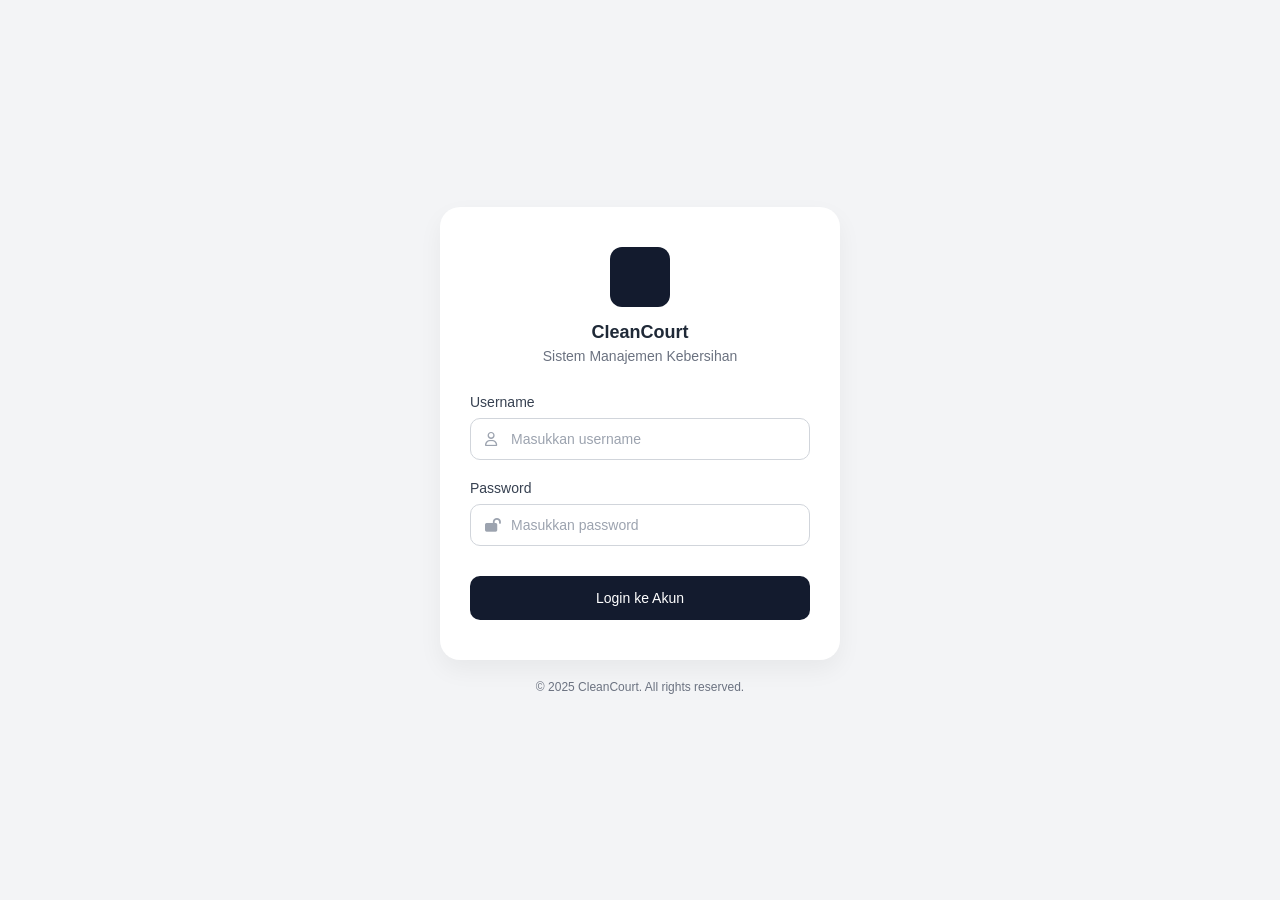
<file: index.html>
<!DOCTYPE html>
<html lang="id">
<head>
    <meta charset="UTF-8">
    <meta name="viewport" content="width=device-width, initial-scale=1.0">
    <title>CleanCourt Login</title>
    <link rel="stylesheet" href="https://cdnjs.cloudflare.com/ajax/libs/font-awesome/6.4.0/css/all.min.css">
    <link rel="stylesheet" href="css/login.css">
</head>
<body>

    <div class="login-card">
        <div class="logo-box">
            <i class="fa-solid fa-sparkles"></i> </div>
        
        <h2>CleanCourt</h2>
        <p class="subtitle">Sistem Manajemen Kebersihan</p>

        <form id="loginForm">
            <div class="form-group">
                <label for="username">Username</label>
                <div class="input-wrapper">
                    <i class="fa-regular fa-user"></i>
                    <input type="text" id="username" placeholder="Masukkan username" required>
                </div>
            </div>

            <div class="form-group">
                <label for="password">Password</label>
                <div class="input-wrapper">
                    <i class="fa-solid fa-lock-open"></i> <input type="password" id="password" placeholder="Masukkan password" required>
                </div>
            </div>

            <button type="submit" class="btn-login">Login ke Akun</button>
        </form>
    </div>

    <div class="footer-text">
        &copy; 2025 CleanCourt. All rights reserved.
    </div>

    <script src="js/login.js"></script>

</body>
</html>
</file>
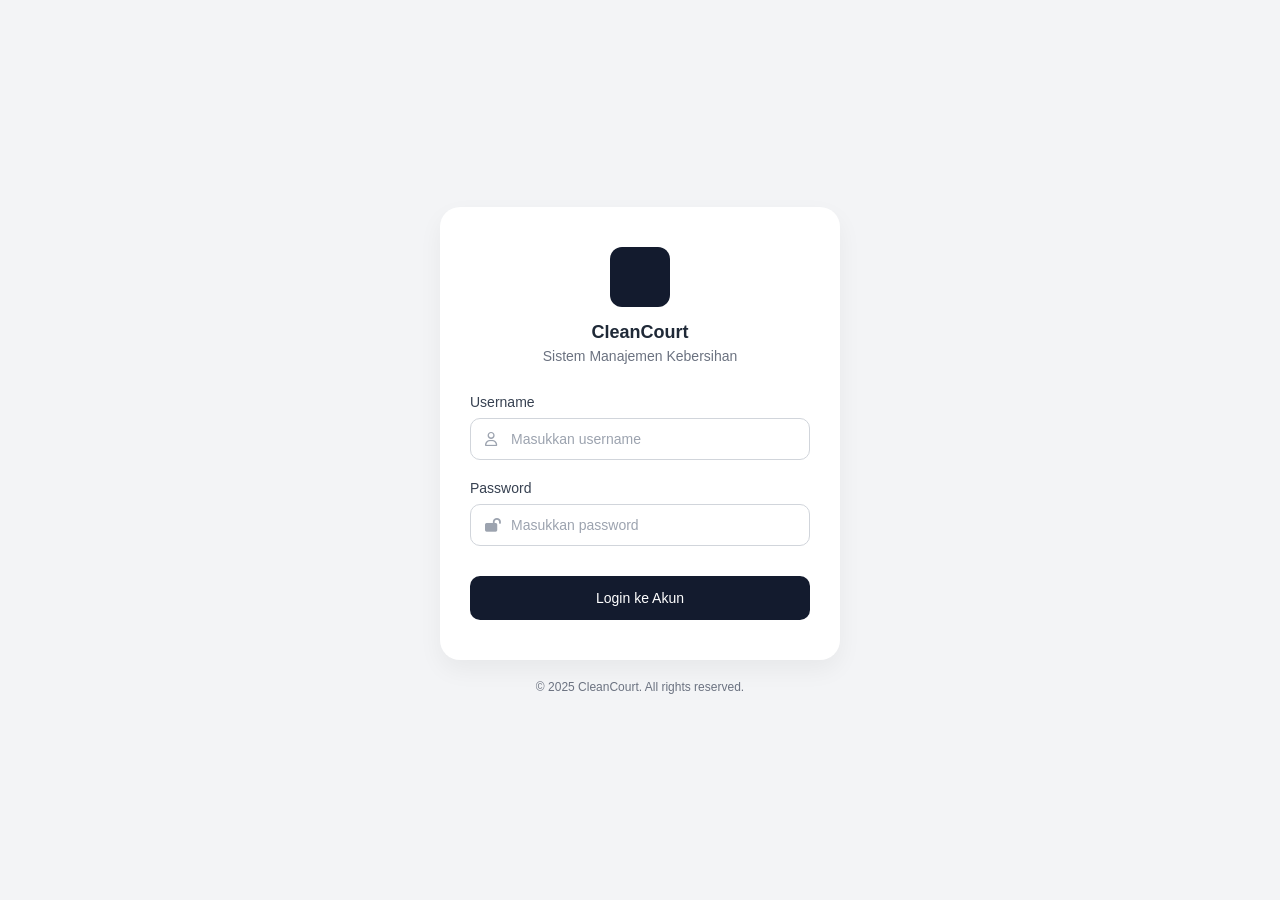
<file: dashboard.html>
<!DOCTYPE html>
<html lang="id">
<head>
    <meta charset="UTF-8">
    <meta name="viewport" content="width=device-width, initial-scale=1.0">
    <title>CleanCourt Dashboard</title>
    <link rel="stylesheet" href="https://cdnjs.cloudflare.com/ajax/libs/font-awesome/6.4.0/css/all.min.css">
    <link rel="stylesheet" href="css/dashboard.css">
</head>
<body>
    <header class="header">
        <div class="top-bar">
            <div class="user-info">
                <h1><i class="fa-solid fa-sparkles" style="color: #fbbf24;"></i> CleanCourt</h1>
                <p>Halo, <span id="username-display">Pengguna</span> 👋</p>
            </div>
            <div class="header-icons">
                <button class="icon-btn">
                    <i class="fa-regular fa-bell"></i>
                    <span class="badge-dot">2</span>
                </button>
                <button class="icon-btn" onclick="logout()">
                    <i class="fa-solid fa-arrow-right-from-bracket"></i>
                </button>
            </div>
        </div>

        <div class="status-cards-container">
            <!-- Card Menunggu -->
            <div class="status-card menunggu">
                <div class="status-info">
                    <span class="status-count">4</span>
                    <span class="status-title">Menunggu</span>
                </div>
            </div>

            <!-- Card Dikerjakan -->
            <div class="status-card dikerjakan">
                <div class="status-info">
                    <span class="status-count">0</span>
                    <span class="status-title">Dikerjakan</span>
                </div>
            </div>

            <!-- Card Selesai -->
            <div class="status-card selesai">
                <div class="status-info">
                    <span class="status-count">1</span>
                    <span class="status-title">Selesai</span>
                </div>
            </div>
        </div>

        <div class="progress-box">
            <div class="progress-header">
                <span>Progress Hari Ini</span>
                <span><i class="fa-solid fa-arrow-trend-up"></i> 20%</span>
            </div>
            <div class="progress-bar-bg">
                <div class="progress-bar-fill"></div>
            </div>
        </div>
    </header>

    <main class="main-content">
        <div class="section-header">
            <h2 class="section-title">Daftar Tugas Hari Ini</h2>
            <span class="task-count">5 tugas</span>
        </div>

        <div class="task-card">
            <div class="card-body">
                <div class="icon-box green">
                    <i class="fa-regular fa-circle-check"></i>
                </div>
                <div class="task-info">
                    <h3>Ruang Meeting A</h3>
                    <p class="task-meta">R-301 • Lantai 3</p>
                    <p class="task-desc">Bersihkan meja, kursi, lantai, dan buang sampah.</p>
                </div>
            </div>
            <div class="card-footer">
                <div class="time"><i class="fa-regular fa-clock"></i> 08:00</div>
                <span class="status-pill done"><i class="fa-solid fa-check"></i> Selesai</span>
            </div>
        </div>

        <div class="task-card">
            <div class="card-body">
                <div class="icon-box yellow">
                    <i class="fa-regular fa-clock"></i>
                </div>
                <div class="task-info">
                    <h3>Toilet Pria</h3>
                    <p class="task-meta">T-3A • Lantai 3</p>
                    <p class="task-desc">Bersihkan wastafel, toilet, lantai, dan isi ulang tissue.</p>
                </div>
            </div>
            <div class="card-footer">
                <div class="time"><i class="fa-regular fa-clock"></i> 09:00</div>
                <span class="status-pill pending"><i class="fa-solid fa-circle-notch"></i> Menunggu</span>
            </div>
        </div>

        <div class="task-card">
            <div class="badge-urgent">
                <i class="fa-solid fa-clock"></i> Urgent
            </div>
            <div class="card-body">
                <div class="icon-box yellow">
                    <i class="fa-regular fa-clock"></i>
                </div>
                <div class="task-info">
                    <h3>Kantor Direktur</h3>
                    <p class="task-meta">R-401 • Lantai 4</p>
                    <p class="task-desc">Bersihkan seluruh ruangan dengan teliti, rapikan dokumen.</p>
                </div>
            </div>
            <div class="card-footer">
                <div class="time"><i class="fa-regular fa-clock"></i> 07:30</div>
                <span class="status-pill pending"><i class="fa-solid fa-circle-notch"></i> Menunggu</span>
            </div>
        </div>
    </main>

    <script src="js/dashboard.js"></script>
</body>
</html>
</file>
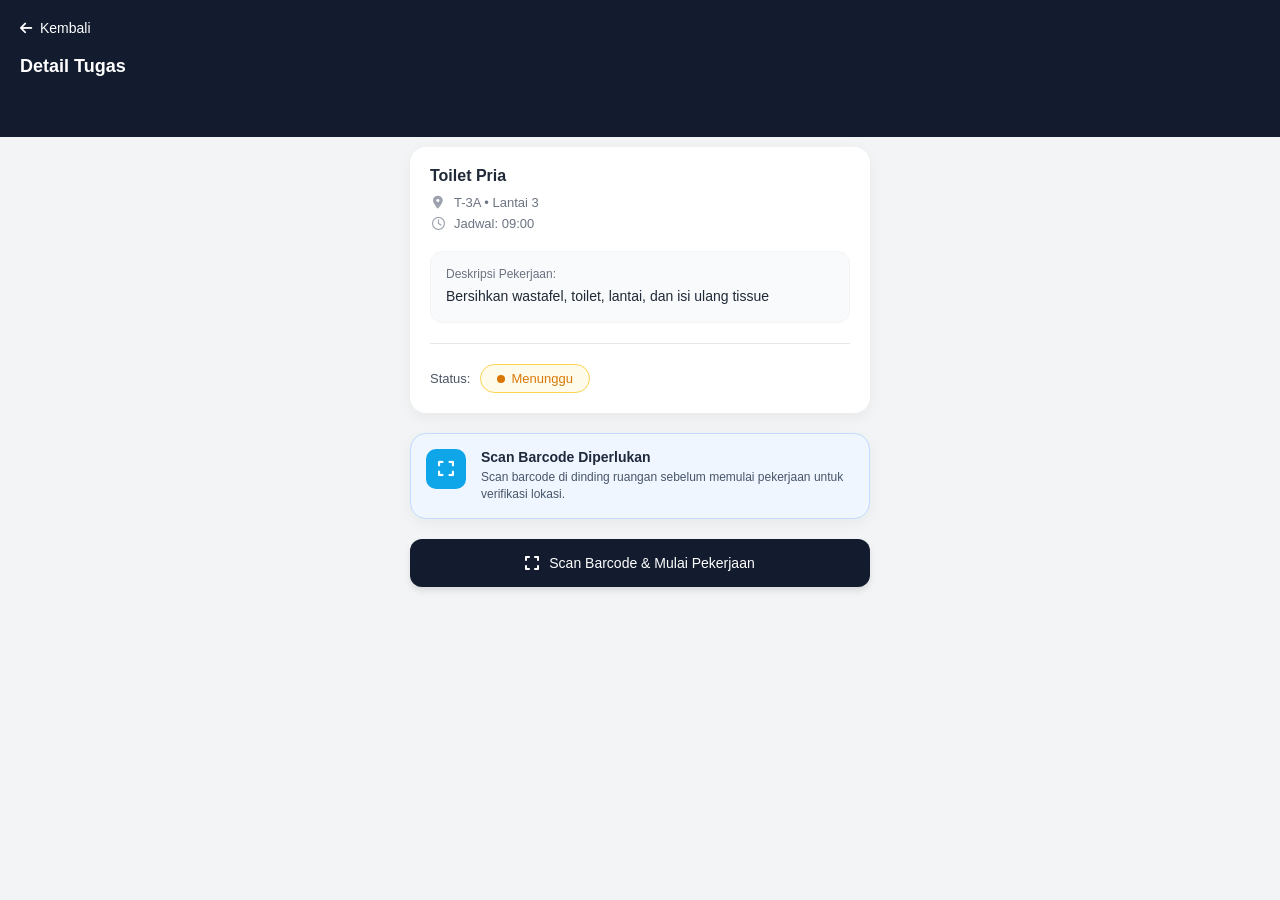
<file: detail_tugas.html>
<!DOCTYPE html>
<html lang="id">
<head>
    <meta charset="UTF-8">
    <meta name="viewport" content="width=device-width, initial-scale=1.0">
    <title>Detail Tugas - CleanCourt</title>
    <link rel="stylesheet" href="https://cdnjs.cloudflare.com/ajax/libs/font-awesome/6.4.0/css/all.min.css">
    <link rel="stylesheet" href="css/detail_tugas.css">
</head>
<body>
    <header class="header">
        <div class="nav-row">
            <a href="dashboard.html" class="back-link">
                <i class="fa-solid fa-arrow-left"></i> Kembali
            </a>
        </div>
        <h1 class="page-title">Detail Tugas</h1>
    </header>

    <div class="container">
        <div class="card">
            <h2 class="task-title">Toilet Pria</h2>
            
            <div class="meta-row">
                <i class="fa-solid fa-location-dot"></i>
                <span>T-3A • Lantai 3</span>
            </div>
            
            <div class="meta-row">
                <i class="fa-regular fa-clock"></i>
                <span>Jadwal: 09:00</span>
            </div>

            <div class="desc-box">
                <span class="desc-label">Deskripsi Pekerjaan:</span>
                <p class="desc-text">Bersihkan wastafel, toilet, lantai, dan isi ulang tissue</p>
            </div>

            <hr class="divider">

            <div class="status-row">
                <span>Status:</span>
                <div class="status-pill">
                    <span class="status-dot"></span> Menunggu
                </div>
            </div>
        </div>

        <div class="card scan-card">
            <div class="scan-icon-box">
                <i class="fa-solid fa-expand"></i>
            </div>
            <div class="scan-content">
                <h3>Scan Barcode Diperlukan</h3>
                <p>Scan barcode di dinding ruangan sebelum memulai pekerjaan untuk verifikasi lokasi.</p>
            </div>
        </div>

        <button class="btn-action" id="scanButton">
            <i class="fa-solid fa-expand"></i> Scan Barcode & Mulai Pekerjaan
        </button>
    </div>

    <script src="js/detail_tugas.js"></script>
</body>
</html>
</file>
<file: css/login.css>
/* --- RESET & GLOBAL STYLES --- */
* {
    margin: 0;
    padding: 0;
    box-sizing: border-box;
    font-family: 'Segoe UI', Tahoma, Geneva, Verdana, sans-serif;
}

body {
    background-color: #f3f4f6; /* Warna background abu-abu muda */
    display: flex;
    flex-direction: column;
    justify-content: center;
    align-items: center;
    min-height: 100vh;
    padding: 20px;
}

/* --- CARD CONTAINER --- */
.login-card {
    background-color: white;
    width: 100%;
    max-width: 400px; /* Batas lebar agar terlihat bagus di desktop */
    padding: 40px 30px;
    border-radius: 20px;
    box-shadow: 0 10px 25px rgba(0, 0, 0, 0.05); /* Bayangan halus */
    text-align: center;
    margin-bottom: 20px;
}

/* --- LOGO SECTION --- */
.logo-box {
    background-color: #131b2e; /* Warna Navy Gelap */
    width: 60px;
    height: 60px;
    border-radius: 12px;
    display: flex;
    justify-content: center;
    align-items: center;
    margin: 0 auto 15px auto;
    color: white;
    font-size: 24px;
}

h2 {
    color: #1f2937;
    font-size: 18px;
    font-weight: 600;
    margin-bottom: 5px;
}

.subtitle {
    color: #6b7280;
    font-size: 14px;
    margin-bottom: 30px;
}

/* --- FORM ELEMENTS --- */
.form-group {
    text-align: left;
    margin-bottom: 20px;
}

label {
    display: block;
    color: #374151;
    font-size: 14px;
    margin-bottom: 8px;
    font-weight: 500;
}

.input-wrapper {
    position: relative;
}

.input-wrapper i {
    position: absolute;
    left: 15px;
    top: 50%;
    transform: translateY(-50%);
    color: #9ca3af;
    font-size: 14px;
}

input {
    width: 100%;
    padding: 12px 15px 12px 40px; /* Padding kiri lebih besar untuk ikon */
    border: 1px solid #d1d5db;
    border-radius: 10px;
    font-size: 14px;
    outline: none;
    transition: border-color 0.3s;
    color: #1f2937;
}

input::placeholder {
    color: #9ca3af;
}

input:focus {
    border-color: #131b2e;
}

/* --- BUTTON --- */
.btn-login {
    width: 100%;
    background-color: #131b2e; /* Sama dengan warna logo */
    color: white;
    padding: 14px;
    border: none;
    border-radius: 10px;
    font-size: 14px;
    font-weight: 500;
    cursor: pointer;
    margin-top: 10px;
    transition: background-color 0.3s;
}

.btn-login:hover {
    background-color: #2c3e66;
}

/* --- FOOTER --- */
.footer-text {
    color: #6b7280;
    font-size: 12px;
    text-align: center;
}

/* --- RESPONSIVE MOBILE --- */
@media (max-width: 480px) {
    .login-card {
        padding: 30px 20px;
        max-width: 100%;
    }
    
    body {
        padding: 15px;
    }
}
</file>
<file: css/dashboard.css>
/* --- RESET & GLOBAL STYLES --- */
* {
    margin: 0;
    padding: 0;
    box-sizing: border-box;
    font-family: 'Segoe UI', Tahoma, Geneva, Verdana, sans-serif;
}

body {
    background-color: #f8f9fa;
    min-height: 100vh;
}

/* --- HEADER SECTION (DARK BLUE) --- */
.header {
    background-color: #131b2e; /* Navy Gelap */
    color: white;
    padding: 20px 20px 40px 20px;
    border-bottom-left-radius: 0;
    border-bottom-right-radius: 0;
}

/* Top Bar: Logo & User & Icons */
.top-bar {
    display: flex;
    justify-content: space-between;
    align-items: center;
    margin-bottom: 25px;
}

.user-info h1 {
    font-size: 16px;
    font-weight: 600;
    display: flex;
    align-items: center;
    gap: 8px;
}

.user-info p {
    font-size: 12px;
    color: #9ca3af;
    margin-top: 2px;
}

.header-icons {
    display: flex;
    gap: 15px;
}

.icon-btn {
    position: relative;
    background: none;
    border: none;
    color: white;
    font-size: 20px;
    cursor: pointer;
    padding: 8px;
    border-radius: 50%;
    transition: background-color 0.2s;
}

.icon-btn:hover {
    background-color: rgba(255, 255, 255, 0.1);
}

.badge-dot {
    position: absolute;
    top: -2px;
    right: -2px;
    background-color: #ef4444;
    color: white;
    font-size: 10px;
    width: 16px;
    height: 16px;
    border-radius: 50%;
    display: flex;
    justify-content: center;
    align-items: center;
    border: 2px solid #131b2e;
}

/* Status Cards Container */
.status-cards-container {
    display: flex;
    gap: 12px;
    margin-bottom: 25px;
    overflow-x: auto;
    padding-bottom: 5px;
    scrollbar-width: thin;
    scrollbar-color: rgba(255, 255, 255, 0.2) transparent;
}

.status-cards-container::-webkit-scrollbar {
    height: 6px;
}

.status-cards-container::-webkit-scrollbar-thumb {
    background-color: rgba(255, 255, 255, 0.2);
    border-radius: 3px;
}

.status-card {
    flex: 1;
    min-width: 100px;
    background: rgba(255, 255, 255, 0.1);
    border-radius: 12px;
    padding: 15px;
    display: flex;
    align-items: center;
    gap: 12px;
    transition: all 0.3s ease;
    border: 1px solid rgba(255, 255, 255, 0.1);
}

.status-card:hover {
    transform: translateY(-3px);
    box-shadow: 0 6px 12px rgba(0, 0, 0, 0.1);
}

.status-icon {
    width: 40px;
    height: 40px;
    border-radius: 10px;
    display: flex;
    align-items: center;
    justify-content: center;
    font-size: 18px;
    flex-shrink: 0;
}

.status-info {
    display: flex;
    flex-direction: column;
}

.status-count {
    font-size: 20px;
    font-weight: 700;
    line-height: 1.2;
}

.status-title {
    font-size: 12px;
    opacity: 0.8;
    font-weight: 500;
}

/* Warna untuk setiap status */
.status-card.menunggu .status-icon {
    background-color: rgba(245, 158, 11, 0.15);
    color: #f59e0b;
}

.status-card.dikerjakan .status-icon {
    background-color: rgba(59, 130, 246, 0.15);
    color: #3b82f6;
}

.status-card.selesai .status-icon {
    background-color: rgba(16, 185, 129, 0.15);
    color: #10b981;
}

/* Progress Section */
.progress-box {
    background-color: rgba(31, 41, 55, 0.5);
    padding: 15px;
    border-radius: 12px;
    border: 1px solid rgba(255, 255, 255, 0.1);
    backdrop-filter: blur(5px);
}

.progress-header {
    display: flex;
    justify-content: space-between;
    font-size: 12px;
    color: #d1d5db;
    margin-bottom: 8px;
}

.progress-bar-bg {
    background-color: rgba(255, 255, 255, 0.1);
    height: 8px;
    border-radius: 10px;
    overflow: hidden;
}

.progress-bar-fill {
    background: linear-gradient(90deg, #10b981, #34d399);
    height: 100%;
    width: 20%;
    border-radius: 10px;
    transition: width 0.5s ease-in-out;
}

/* --- MAIN CONTENT (WHITE SHEET) --- */
.main-content {
    background-color: #f8f9fa;
    border-top-left-radius: 24px;
    border-top-right-radius: 24px;
    margin-top: -20px;
    padding: 25px 20px;
    position: relative;
    z-index: 10;
    min-height: calc(100vh - 300px);
}

.section-header {
    display: flex;
    justify-content: space-between;
    align-items: center;
    margin-bottom: 20px;
}

.section-title {
    font-size: 16px;
    font-weight: 600;
    color: #1f2937;
}

.task-count {
    font-size: 12px;
    color: #6b7280;
    background-color: #e5e7eb;
    padding: 4px 10px;
    border-radius: 20px;
}

/* --- TASK CARDS --- */
.task-card {
    background-color: white;
    border-radius: 16px;
    padding: 20px;
    margin-bottom: 15px;
    box-shadow: 0 2px 10px rgba(0,0,0,0.03);
    border: 1px solid #e5e7eb;
    position: relative;
    overflow: hidden;
    transition: transform 0.2s, box-shadow 0.2s;
}

.task-card:hover {
    transform: translateY(-2px);
    box-shadow: 0 6px 15px rgba(0,0,0,0.08);
}

/* Urgent Badge Styling */
.badge-urgent {
    position: absolute;
    top: 0;
    right: 0;
    background-color: #f43f5e;
    color: white;
    font-size: 10px;
    padding: 4px 12px;
    border-bottom-left-radius: 12px;
    font-weight: 600;
    display: flex;
    align-items: center;
    gap: 4px;
}

.card-body {
    display: flex;
    gap: 15px;
    margin-bottom: 15px;
}

.icon-box {
    width: 45px;
    height: 45px;
    border-radius: 12px;
    display: flex;
    justify-content: center;
    align-items: center;
    font-size: 18px;
    flex-shrink: 0;
    transition: transform 0.2s;
}

.icon-box:hover {
    transform: scale(1.05);
}

/* Warna Icon Box */
.icon-box.green {
    background-color: #ecfdf5;
    color: #10b981;
    border: 1px solid #d1fae5;
}

.icon-box.yellow {
    background-color: #fffbeb;
    color: #d97706;
    border: 1px solid #fef3c7;
}

.task-info h3 {
    font-size: 15px;
    font-weight: 600;
    color: #1f2937;
    margin-bottom: 2px;
}

.task-meta {
    font-size: 12px;
    color: #6b7280;
    margin-bottom: 6px;
    display: flex;
    align-items: center;
    gap: 5px;
}

.task-desc {
    font-size: 12px;
    color: #4b5563;
    line-height: 1.4;
}

/* Card Footer */
.card-footer {
    display: flex;
    justify-content: space-between;
    align-items: center;
    padding-top: 10px;
    border-top: 1px solid #f3f4f6;
}

.time {
    font-size: 12px;
    color: #6b7280;
    display: flex;
    align-items: center;
    gap: 5px;
}

/* Status Pills */
.status-pill {
    font-size: 11px;
    padding: 6px 12px;
    border-radius: 20px;
    font-weight: 500;
    display: flex;
    align-items: center;
    gap: 5px;
    transition: all 0.2s;
}

.status-pill.done {
    background-color: #ecfdf5;
    color: #10b981;
    border: 1px solid #10b981;
}

.status-pill.pending {
    background-color: #fffbeb;
    color: #d97706;
    border: 1px solid #fcd34d;
}

/* Animations */
@keyframes fadeInUp {
    from {
        opacity: 0;
        transform: translateY(20px);
    }
    to {
        opacity: 1;
        transform: translateY(0);
    }
}

.task-card {
    animation: fadeInUp 0.5s ease-out forwards;
    opacity: 0;
}

/* Responsive Design */
@media (max-width: 480px) {
    .stats-row {
        flex-direction: column;
    }
    
    .stat-card {
        width: 100%;
        margin-bottom: 10px;
    }
    
    .main-content {
        padding: 20px 15px;
    }
    
    .task-card {
        padding: 15px;
    }
}
</file>
<file: css/detail_tugas.css>
/* --- RESET & GLOBAL --- */
* {
    margin: 0;
    padding: 0;
    box-sizing: border-box;
    font-family: 'Segoe UI', Tahoma, Geneva, Verdana, sans-serif;
}

body {
    background-color: #f3f4f6;
    min-height: 100vh;
    display: flex;
    flex-direction: column;
}

/* --- HEADER SECTION --- */
.header {
    background-color: #131b2e; /* Navy Gelap */
    color: white;
    padding: 20px 20px 60px 20px; /* Padding bawah besar untuk efek tumpuk */
    position: relative;
    z-index: 1;
}

.nav-row {
    display: flex;
    align-items: center;
    gap: 10px;
    margin-bottom: 20px;
}

.back-link {
    text-decoration: none;
    color: white;
    font-size: 14px;
    display: flex;
    align-items: center;
    gap: 8px;
    font-weight: 500;
    transition: opacity 0.2s;
}

.back-link:hover {
    opacity: 0.8;
}

.page-title {
    font-size: 18px;
    font-weight: 600;
}

/* --- MAIN CONTAINER --- */
.container {
    padding: 0 20px 20px 20px;
    margin-top: 10px; /* Menarik konten ke atas menutupi header */
    flex: 1;
    position: relative;
    z-index: 2;
}

/* --- CARD STYLES --- */
.card {
    background-color: white;
    border-radius: 16px;
    padding: 20px;
    box-shadow: 0 4px 15px rgba(0,0,0,0.05);
    margin-bottom: 20px;
    transition: transform 0.2s, box-shadow 0.2s;
}

.card:active {
    transform: translateY(2px);
}

/* Detail Header Info */
.task-title {
    font-size: 16px;
    font-weight: 600;
    color: #1f2937;
    margin-bottom: 10px;
}

.meta-row {
    display: flex;
    align-items: center;
    gap: 8px;
    color: #6b7280;
    font-size: 13px;
    margin-bottom: 6px;
}

.meta-row i {
    width: 16px;
    text-align: center;
    color: #9ca3af;
}

/* Description Box */
.desc-box {
    margin-top: 20px;
    background-color: #f9fafb;
    border: 1px solid #f3f4f6;
    padding: 15px;
    border-radius: 12px;
}

.desc-label {
    font-size: 12px;
    color: #6b7280;
    margin-bottom: 5px;
    display: block;
}

.desc-text {
    font-size: 14px;
    color: #1f2937;
    line-height: 1.5;
}

/* Divider & Status */
.divider {
    height: 1px;
    background-color: #e5e7eb;
    margin: 20px 0;
    border: none;
}

.status-row {
    display: flex;
    align-items: center;
    gap: 10px;
    font-size: 13px;
    color: #4b5563;
}

.status-pill {
    background-color: #fffbeb;
    color: #d97706;
    border: 1px solid #fcd34d;
    padding: 6px 16px;
    border-radius: 20px;
    font-weight: 500;
    display: flex;
    align-items: center;
    gap: 6px;
}

.status-dot {
    width: 8px;
    height: 8px;
    background-color: #d97706;
    border-radius: 50%;
}

/* --- SCAN INFO CARD (BLUE) --- */
.scan-card {
    background-color: #eff6ff; /* Biru sangat muda */
    border: 1px solid #bfdbfe; /* Border biru muda */
    display: flex;
    gap: 15px;
    align-items: flex-start;
    border-radius: 16px;
    padding: 15px;
    margin-bottom: 20px;
}

.scan-icon-box {
    background-color: #0ea5e9; /* Biru terang */
    width: 40px;
    height: 40px;
    border-radius: 10px;
    display: flex;
    justify-content: center;
    align-items: center;
    color: white;
    font-size: 18px;
    flex-shrink: 0;
}

.scan-content h3 {
    font-size: 14px;
    font-weight: 600;
    color: #1e293b;
    margin-bottom: 4px;
}

.scan-content p {
    font-size: 12px;
    color: #475569;
    line-height: 1.4;
}

/* --- ACTION BUTTON --- */
.btn-action {
    width: 100%;
    background-color: #131b2e;
    color: white;
    padding: 16px;
    border: none;
    border-radius: 12px;
    font-size: 14px;
    font-weight: 500;
    display: flex;
    justify-content: center;
    align-items: center;
    gap: 10px;
    cursor: pointer;
    box-shadow: 0 4px 6px rgba(0,0,0,0.1);
    transition: all 0.2s;
    margin-top: 10px;
}

.btn-action:active {
    transform: translateY(2px);
    box-shadow: 0 2px 4px rgba(0,0,0,0.1);
}

.btn-action i {
    font-size: 16px;
}

/* Loading state */
.btn-action.loading {
    opacity: 0.8;
    pointer-events: none;
}

.btn-action.loading i {
    animation: spin 1s linear infinite;
}

@keyframes spin {
    from { transform: rotate(0deg); }
    to { transform: rotate(360deg); }
}

/* Responsive Design */
@media (min-width: 400px) {
    .container {
        max-width: 500px;
        margin-left: auto;
        margin-right: auto;
        width: 100%;
    }
}
</file>
